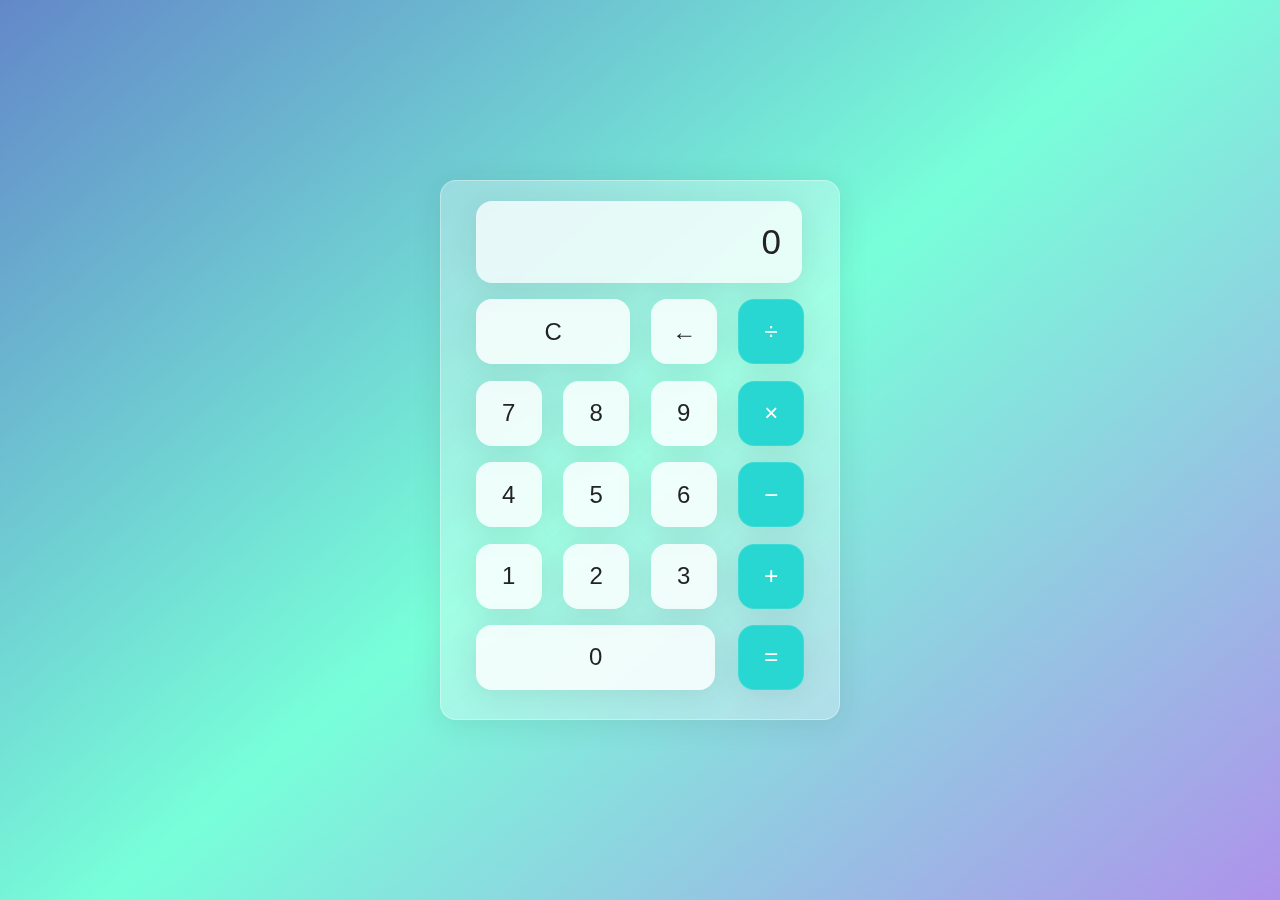
<file: Calculator App/index.html>
<!DOCTYPE html>
<html lang="en">
<head>
    <meta charset="UTF-8">
    <meta name="viewport" content="width=device-width, initial-scale=1.0">
    <link rel="stylesheet" href="styles.css">
    <title>Calculator App</Applet></title>
</head>
<body>
    <div class="wrapper">
        <section class ="screen">
            0
        </section>

        <section class = "calc-buttons">
            <div class = "calc-button-row">
                <button class = "calc-button double">
                    C
                </button>
                <button class ="calc-button">
                    &larr;
                </button>
                <button class = "calc-button">
                    &divide;
                </button>
            </div>

            <div class = "calc-button-row">
                <button class = "calc-button">
                    7
                </button>
                <button class = "calc-button">
                    8
                </button>
                <button class = "calc-button">
                    9
                </button>
                <button class = "calc-button">
                    &times;
                </button>
            </div>

            <div class = "calc-button-row">
                <button class = "calc-button">
                    4
                </button>
                <button class = "calc-button">
                    5
                </button>
                <button class = "calc-button">
                    6
                </button>
                <button class = "calc-button">
                    &minus;
                </button>
            </div>

            <div class = "calc-button-row">
                <button class = "calc-button">
                    1
                </button>
                <button class = "calc-button">
                    2
                </button>
                <button class = "calc-button">
                    3
                </button>
                <button class = "calc-button">
                    &plus;
                </button>
            </div>

            <div class = "calc-button-row">
                <button class = "calc-button triple">
                    0
                </button>
                <button class = "calc-button">
                    &equals;
                </button>
            </div>
        </section>
    </div>
    

    <script src = "script.js"></script>
</body>
</html>
</file>
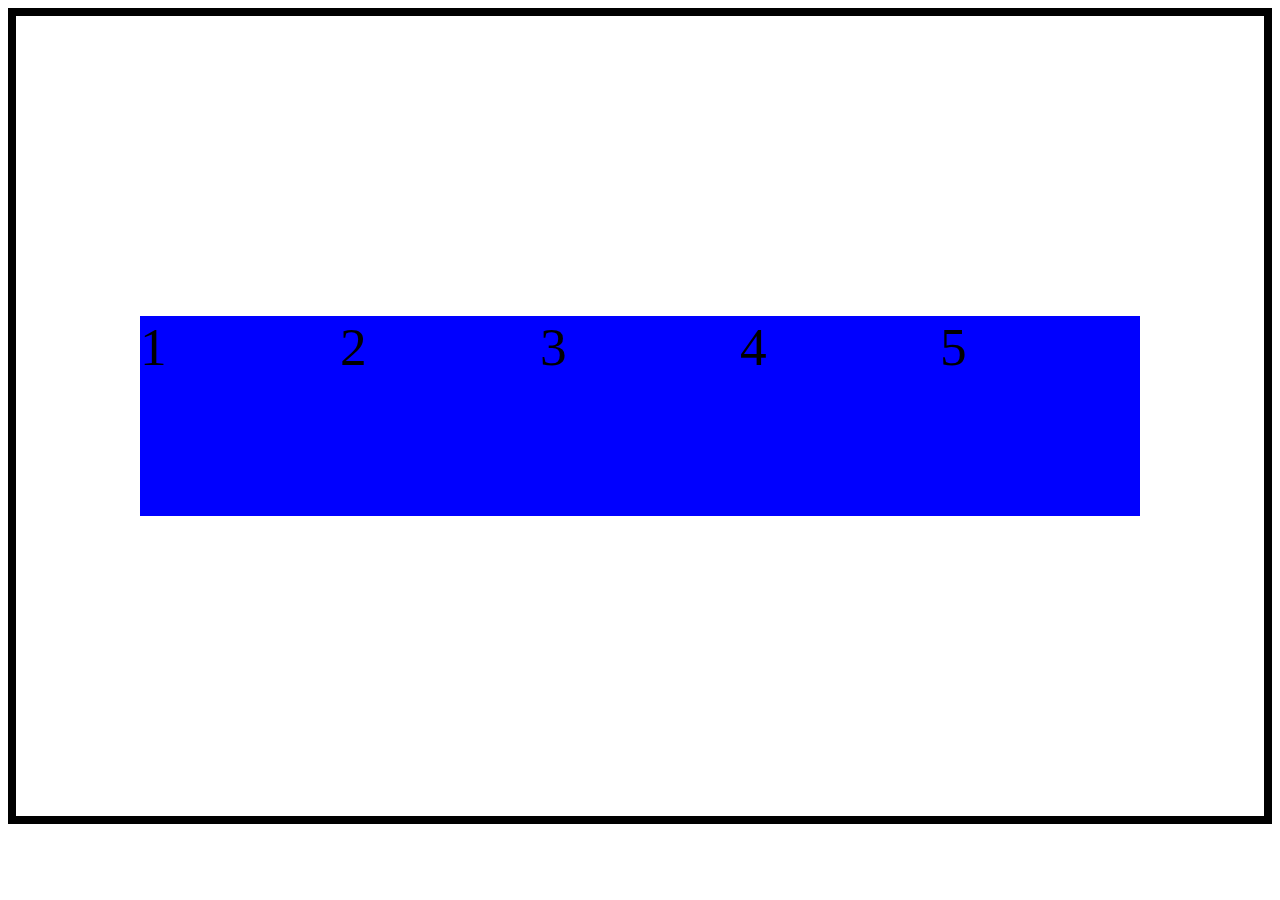
<file: flexbox practice/index.html>
<!DOCTYPE html>
<html lang="en">
<head>
    <meta charset="UTF-8">
    <meta name="viewport" content="width=device-width, initial-scale=1.0">
    <title>Flexbox & Grid</title>
    <link rel="stylesheet" href="styles.css">
</head>
<body>
    
    <div class="box">1</div>
    <div class="box">2</div>
    <div class="box">3</div>
    <div class="box">4</div>
    <div class="box">5</div>

    
</body>
</html>
</file>
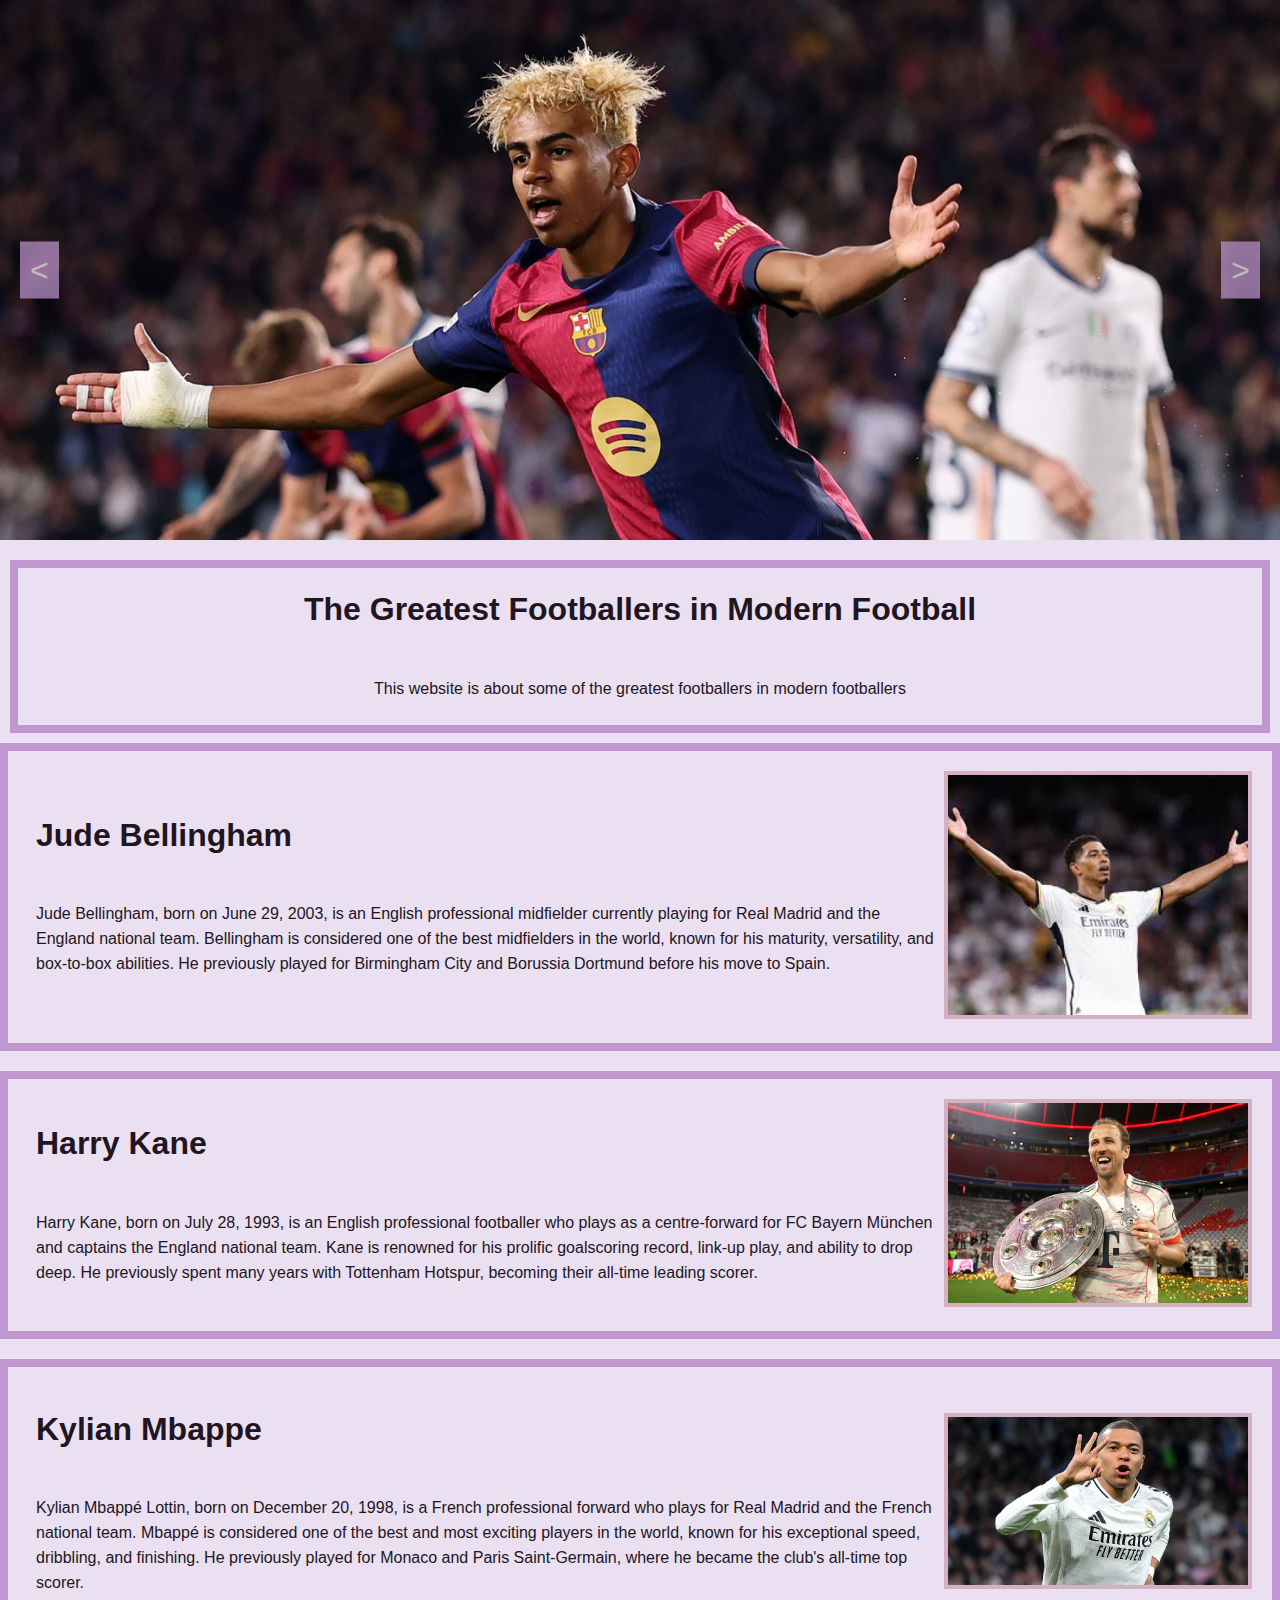
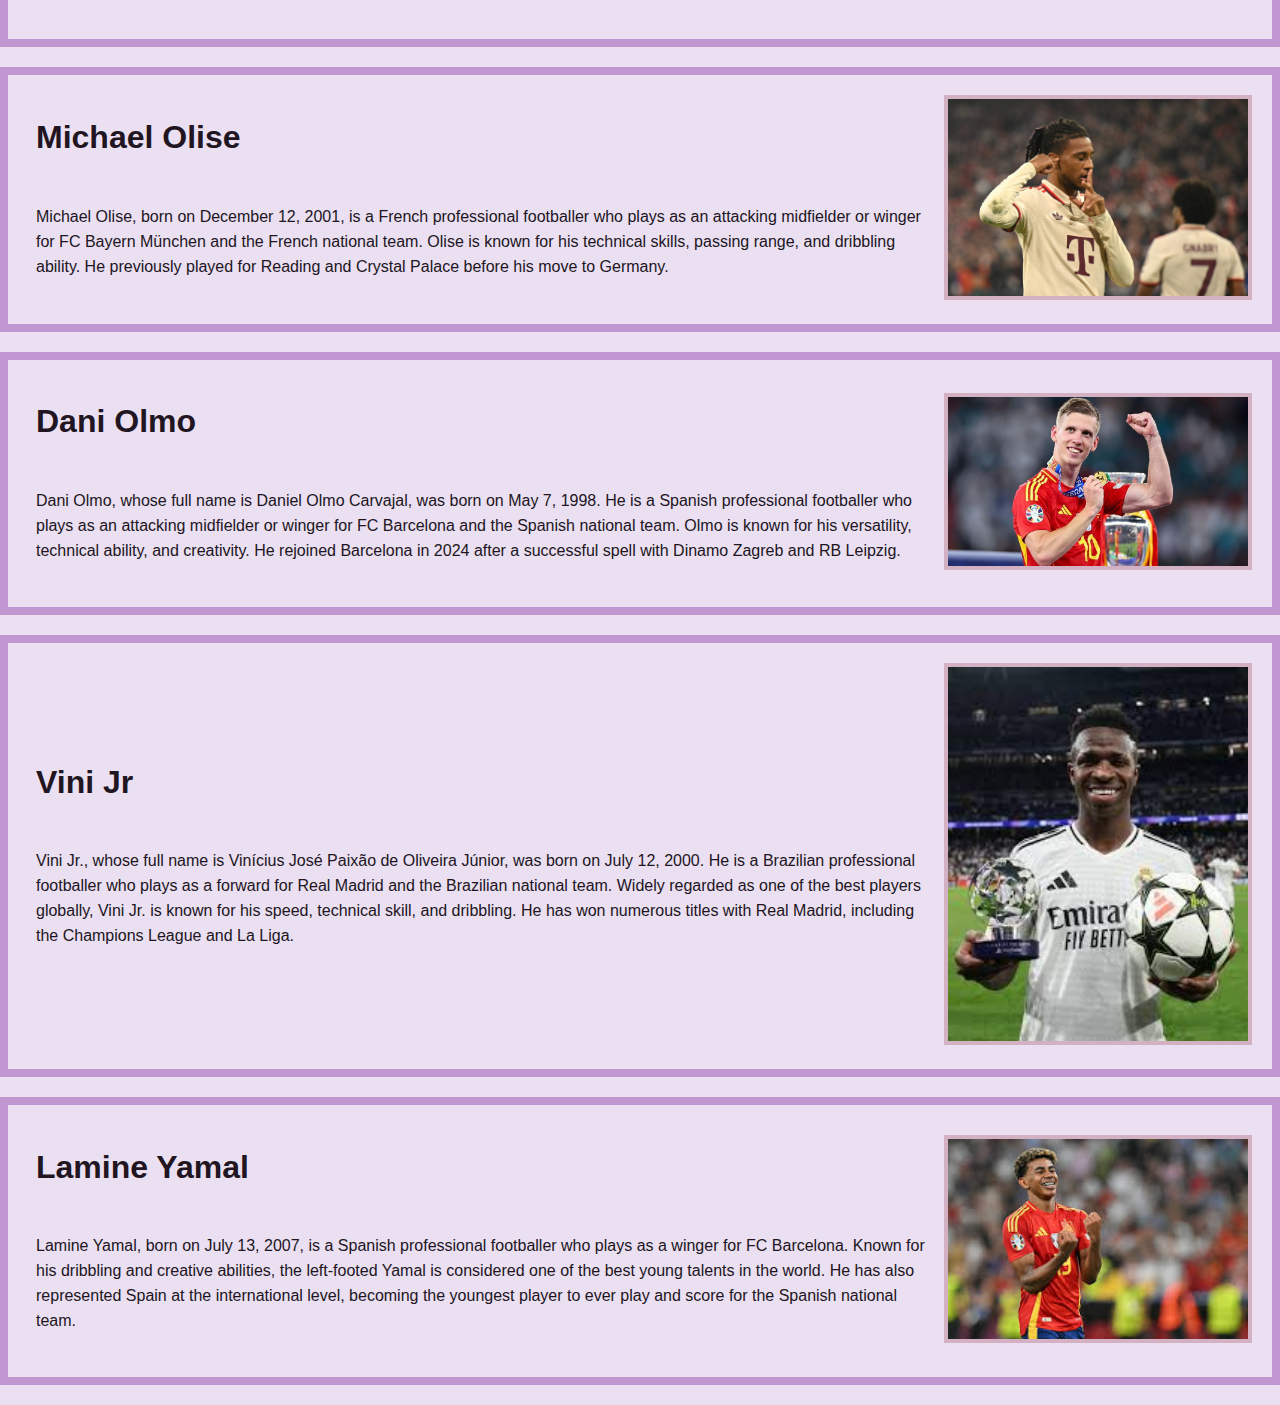
<file: Footballer Web/index.html>
<!DOCTYPE html>
<html lang="en">
<head>
    <meta charset="UTF-8">
    <meta name="viewport" content="width=device-width, initial-scale=1.0">
    <title>Home</title>
    
    <link rel="stylesheet" href="styles.css">
</head>

<body>
    <div class="hero-carousel">
        <div class = "carousel"> 
            <button class="prevbutton">&lt;</button>
            <div class="carousel-images">
                <img src = "images/yamal2.jpg" alt =""> <img src ="images/jude2.jpg" alt="">
                <img src = "images/kane.jpg" alt ="">
                <img src = "images/mbappe.jpg" alt ="">
                <img src = "images/olise.jpg" alt ="">
                <img src = "images/olmo.jpg" alt ="">
                <img src = "images/vini2.jpeg" alt ="">
                <img src = "images/yamal2.jpg" alt = "">
                <img src ="images/jude2.jpg" alt="">
            </div>
            <button class="nextbutton">&gt;</button>
        </div>
    </div>

    <div class="main-content">
        <h1>The Greatest Footballers in Modern Football</h1>
         <div class = "desc"> 
        <p> This website is about some of the greatest footballers in modern footballers </p>
        </div>
    </div>

    <div class="section-1 player-section">
        <div class="s1-lcontent player-info">
            <h1>Jude Bellingham</h1>
            <p>Jude Bellingham, born on June 29, 2003, is an English professional midfielder currently playing for Real Madrid and the England national team. Bellingham is considered one of the best midfielders in the world, known for his maturity, versatility, and box-to-box abilities. He previously played for Birmingham City and Borussia Dortmund before his move to Spain.</p>
        </div>
        <div class="s1-rcontent player-image">
            <img src="images/jude.jpeg" alt="">
        </div>
    </div>

    <div class="section-2 player-section">
        <div class="s2-lcontent player-info">
            <h1>Harry Kane</h1>
            <p>Harry Kane, born on July 28, 1993, is an English professional footballer who plays as a centre-forward for FC Bayern München and captains the England national team. Kane is renowned for his prolific goalscoring record, link-up play, and ability to drop deep. He previously spent many years with Tottenham Hotspur, becoming their all-time leading scorer.</p>
        </div>
        <div class="s2-rcontent player-image">
            <img src="images/kane.jpg" alt="">
        </div>
    </div>

    <div class="section-3 player-section">
        <div class="s3-lcontent player-info">
            <h1>Kylian Mbappe</h1>
            <p>Kylian Mbappé Lottin, born on December 20, 1998, is a French professional forward who plays for Real Madrid and the French national team. Mbappé is considered one of the best and most exciting players in the world, known for his exceptional speed, dribbling, and finishing. He previously played for Monaco and Paris Saint-Germain, where he became the club's all-time top scorer.</p>
        </div>
        <div class="s3-rcontent player-image">
            <img src="images/mbappe.jpg" alt="">
        </div>
    </div>

    <div class="section-4 player-section">
        <div class="s4-lcontent player-info">
            <h1>Michael Olise</h1>
            <p>Michael Olise, born on December 12, 2001, is a French professional footballer who plays as an attacking midfielder or winger for FC Bayern München and the French national team. Olise is known for his technical skills, passing range, and dribbling ability. He previously played for Reading and Crystal Palace before his move to Germany.</p>
        </div>
        <div class="s4-rcontent player-image">
            <img src="images/olise.jpg" alt="">
        </div>
    </div>


    <div class="section-5 player-section">
        <div class="s5-lcontent player-info">
            <h1>Dani Olmo</h1>
            <p>Dani Olmo, whose full name is Daniel Olmo Carvajal, was born on May 7, 1998. He is a Spanish professional footballer who plays as an attacking midfielder or winger for FC Barcelona and the Spanish national team. Olmo is known for his versatility, technical ability, and creativity. He rejoined Barcelona in 2024 after a successful spell with Dinamo Zagreb and RB Leipzig.</p>
        </div>
        <div class="s5-rcontent player-image">
            <img src="images/olmo.jpg" alt="">
        </div>
    </div>

    <div class="section-6 player-section">
        <div class="s6-lcontent player-info">
            <h1>Vini Jr</h1>
            <p>Vini Jr., whose full name is Vinícius José Paixão de Oliveira Júnior, was born on July 12, 2000. He is a Brazilian professional footballer who plays as a forward for Real Madrid and the Brazilian national team. Widely regarded as one of the best players globally, Vini Jr. is known for his speed, technical skill, and dribbling. He has won numerous titles with Real Madrid, including the Champions League and La Liga.</p>
        </div>
        <div class="s6-rcontent player-image">
            <img src="images/vini.jpeg" alt="">
        </div>
    </div>

    <div class="section-7 player-section">
        <div class="s7-lcontent player-info">
            <h1>Lamine Yamal</h1>
            <p>Lamine Yamal, born on July 13, 2007, is a Spanish professional footballer who plays as a winger for FC Barcelona. Known for his dribbling and creative abilities, the left-footed Yamal is considered one of the best young talents in the world. He has also represented Spain at the international level, becoming the youngest player to ever play and score for the Spanish national team.</p>
        </div>
        <div class="s7-rcontent player-image">
            <img src="images/yamal.jpeg" alt="">
        </div>
    </div>
   

    <script src = "scripts.js"></script>
    
</body>
</html>
</file>
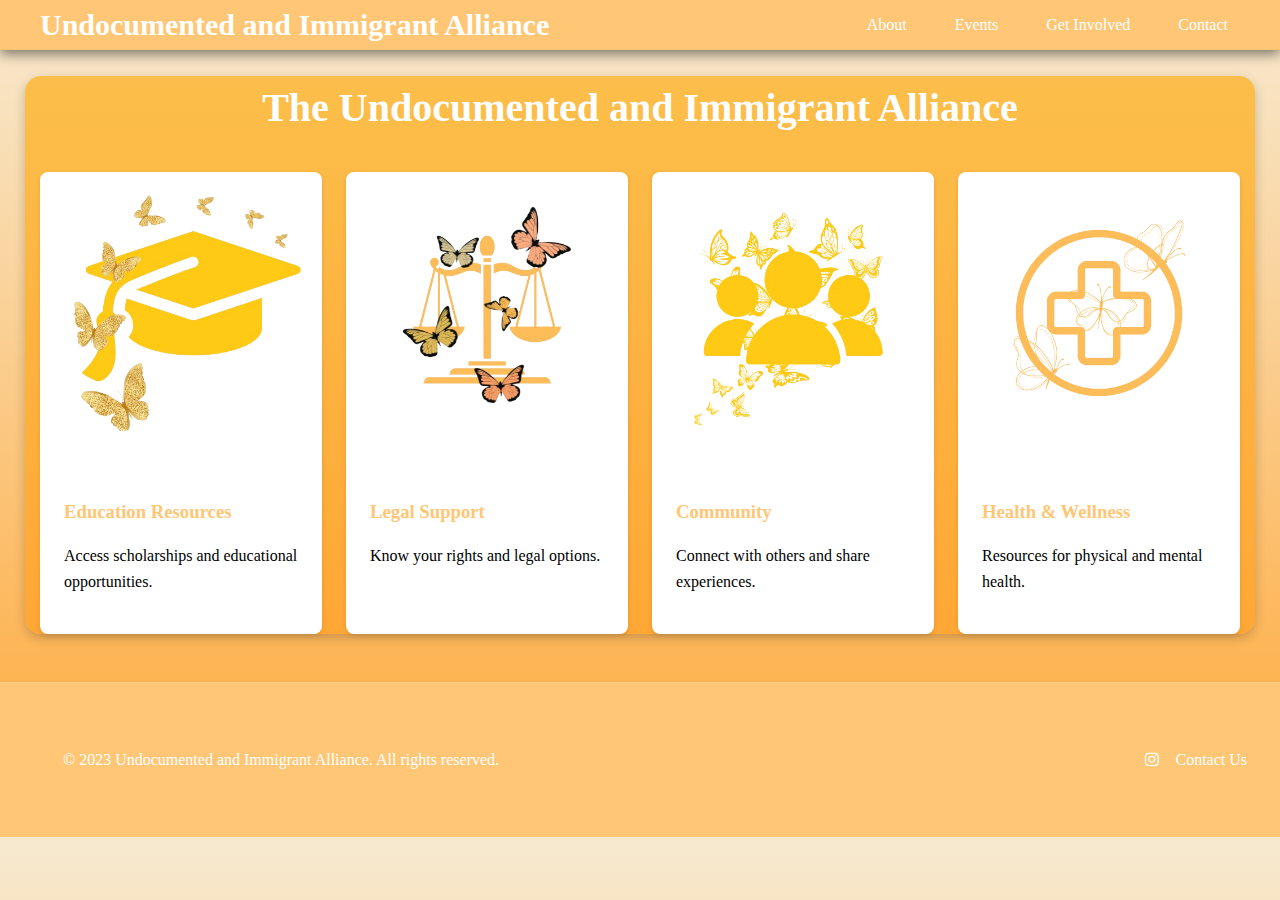
<file: UIA/index.html>
<!DOCTYPE html>
<html lang="en">
<head>
    <meta charset="UTF-8">
    <meta name="viewport" content="width=device-width, initial-scale=1.0">
    <title>UIA</title>
    <link rel="stylesheet" href="styles.css">
    <link rel="stylesheet" href="https://cdnjs.cloudflare.com/ajax/libs/font-awesome/4.7.0/css/font-awesome.min.css">
    
</head>
<body>
    <!-- Header Section -->
    <header>
        <div class="container">
            <a href="index.html" class="Logo">Undocumented and Immigrant Alliance</a>
            <nav>
                <a href="about.html">About</a>
                <a href="events.html">Events</a>
                <a href="getInvolved.html">Get Involved</a>
                <a href="contact.html">Contact</a>
            </nav>
        </div>
    </header>

    <!-- Main Content -->
    <main class="container">
        <h1>The Undocumented and Immigrant Alliance</h1>
        
        <!-- Topic Grid -->
        <div class="topic-grid">
            <!-- Grid Items -->
            <div class="topic-card" data-link="education.html">
                <img src="images/education.png" alt="">
                <div class="topic-content">
                    <h3>Education Resources</h3>
                    <p>Access scholarships and educational opportunities.</p>
                </div>
            </div>

            <div class="topic-card" data-link="legal.html">
                <img src="images/legal.png" alt="">
                <div class="topic-content">
                    <h3>Legal Support</h3>
                    <p>Know your rights and legal options.</p>
                </div>
            </div>

            <div class="topic-card" data-link="community.html">
                <img src="images/community.png" alt="">
                <div class="topic-content">
                    <h3>Community</h3>
                    <p>Connect with others and share experiences.</p>
                </div>
            </div>

            <div class="topic-card" data-link="health.html">
                <img src="images/health.png" alt="">
                <div class="topic-content">
                    <h3>Health & Wellness</h3>
                    <p>Resources for physical and mental health.</p>
                </div>
            </div>
        </div>
    </main>

    <!-- Footer -->
    <footer>
        <div class="container footer-content">
            <p>&copy; 2023 Undocumented and Immigrant Alliance. All rights reserved.</p>
            <div class="footer-links">
                <a href="https://www.instagram.com/uia_du/"><i class="fa fa-instagram"></i></a>
                <a href="contact.html">Contact Us</a>
            </div>
        </div>
    </footer>
    <script src="scripts.js"></script>
</body>
</html>
</file>
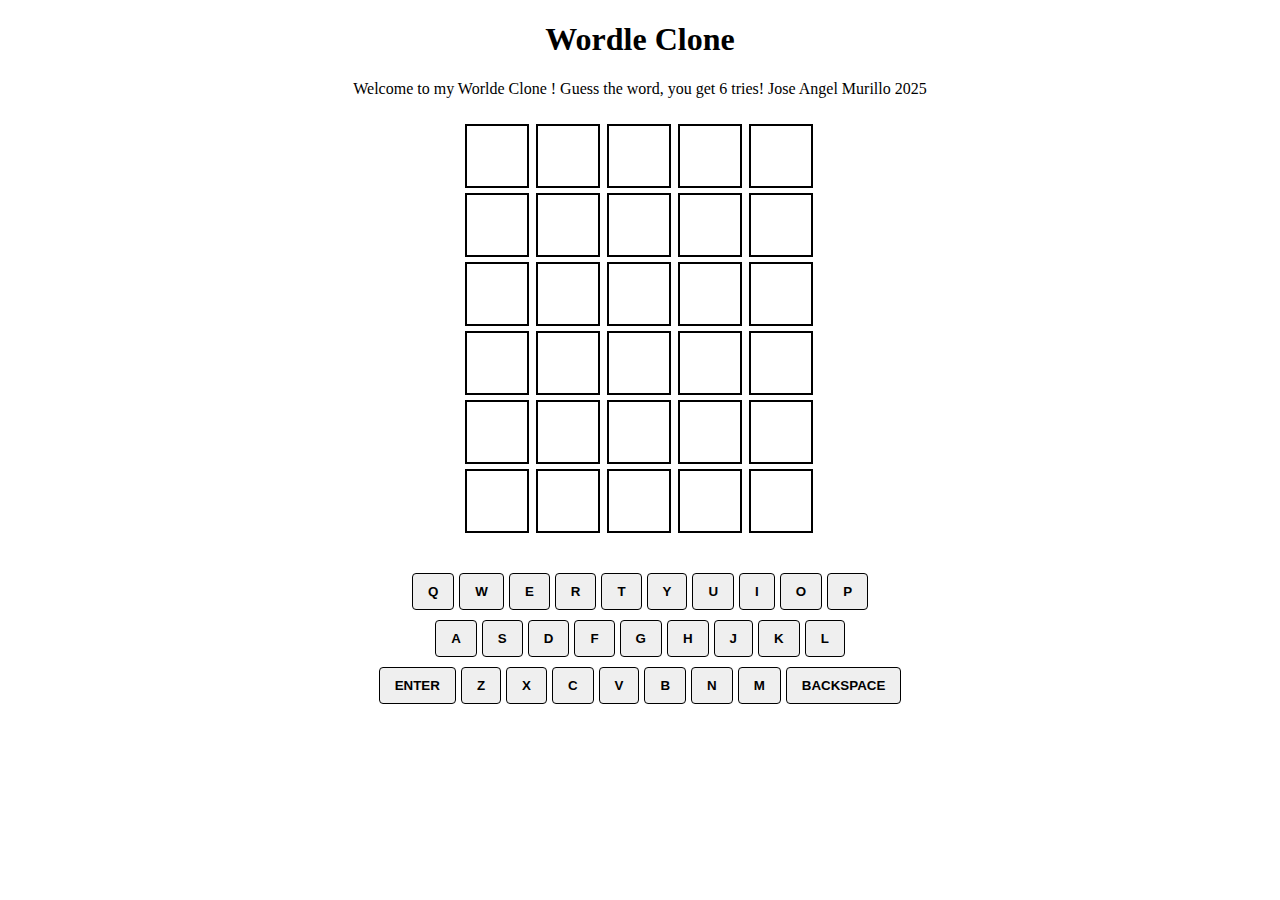
<file: Wordle/index.html>
<!DOCTYPE html>
<html lang="en">
<head>
    <meta charset="UTF-8">
    <meta name="viewport" content="width=device-width, initial-scale=1.0">
    <title>Wordle Clone</title>
    <link rel="stylesheet" href="styles.css">
    <script src="words.js" defer></script>
    <script src ="scripts.js" defer></script>
</head>
<body>
    <header>
        <h1>Wordle Clone</h1>
        <p>Welcome to my Worlde Clone ! Guess the word, you get 6 tries! Jose Angel Murillo 2025</p>
    </header>
    <main>
        <section id="game-board">
            <div class="row">
                <div class="tile" data-state="empty"></div>
                <div class="tile" data-state="empty"></div>
                <div class="tile" data-state="empty"></div>
                <div class="tile" data-state="empty"></div>
                <div class="tile" data-state="empty"></div>
            </div>
        </section>
        <section id="game-keyboard">
            <div id="keyboard"></div>
        </section>
    </main>
    
</body>
</html>
</file>
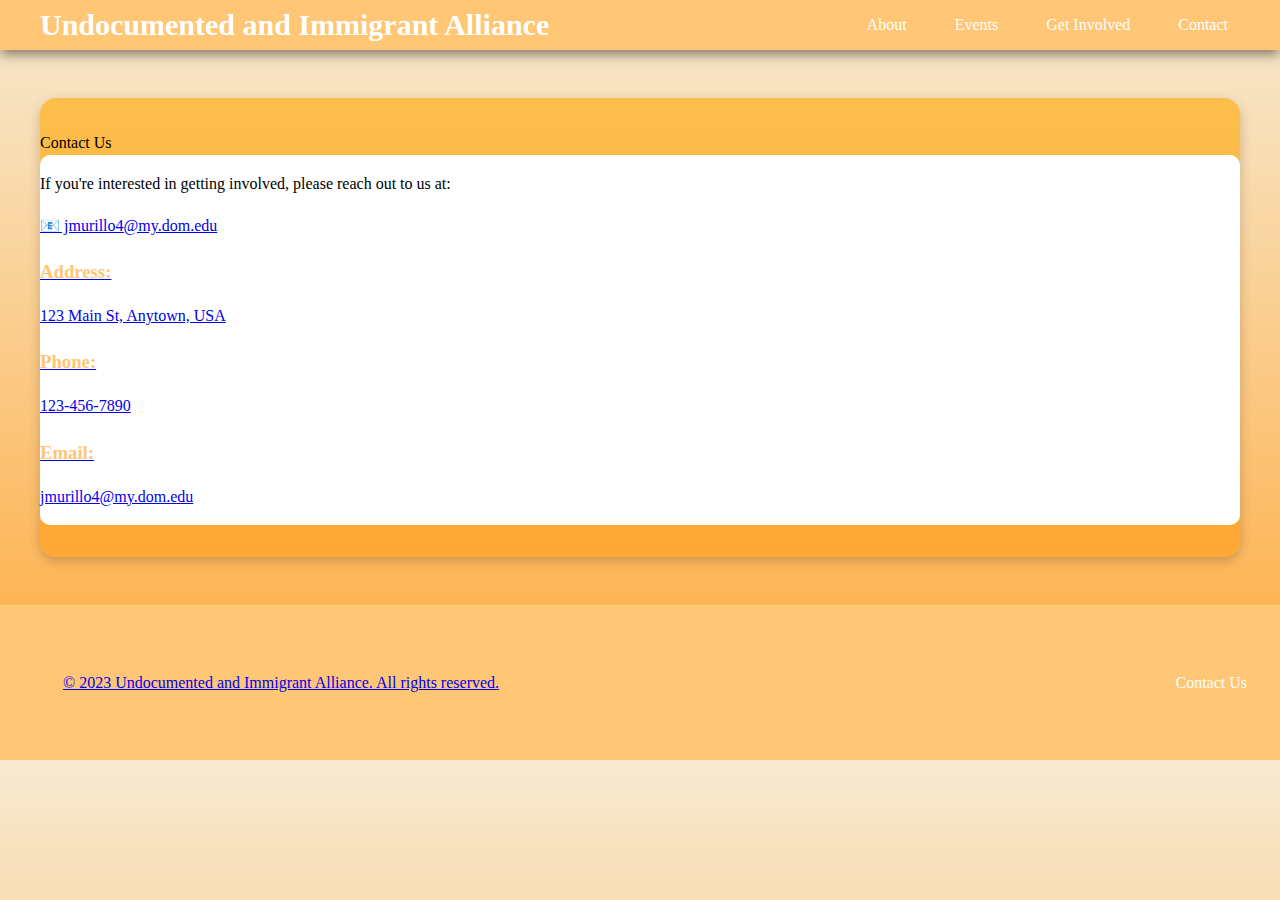
<file: UIA/contact.html>
<!DOCTYPE html>
<html lang="en">
<head>
    <meta charset="UTF-8">
    <meta name="viewport" content="width=device-width, initial-scale=1.0">
    <link rel="stylesheet" href="styles.css">
    <title>Contact Us</title>
</head>
<body>
    <header>
        <div class="container">
            <a href="index.html" class="Logo">Undocumented and Immigrant Alliance</a>
            <nav>
                <a href="about.html">About</a>
                <a href="events.html">Events</a>
                <a href="getInvolved.html">Get Involved</a>
                <a href="contact.html">Contact</a>
            </nav>
        </div>
    </header>
    <main>
        <h1?>Contact Us</h1>
        <div class="contact-info">
            <p>If you're interested in getting involved, please reach out to us at:</p>
            <a href="mailto: jmurillo4@my.dom.edu" class ="email-link">
            <span class="email-icon">📧</span> jmurillo4@my.dom.edu
            <h3>Address:</h3>
            <p>123 Main St, Anytown, USA</p>
            <h3>Phone:</h3>
            <p>123-456-7890</p>
            <h3>Email:</h3>
            <p>jmurillo4@my.dom.edu</p>
        </div>  <!-- Contact Info -->
    </main>
    <footer>
        <div class="container footer-content">
            <p>&copy; 2023 Undocumented and Immigrant Alliance. All rights reserved.</p>
            <div class="footer-links">
                <a href="https://www.instagram.com/uia_du/"><i class="fa fa-instagram"></i></a>
                <a href="contact.html">Contact Us</a>
            </div>
        </div>
    </footer>
    <script src="scripts.js"></script>
</body>
</html>
</file>
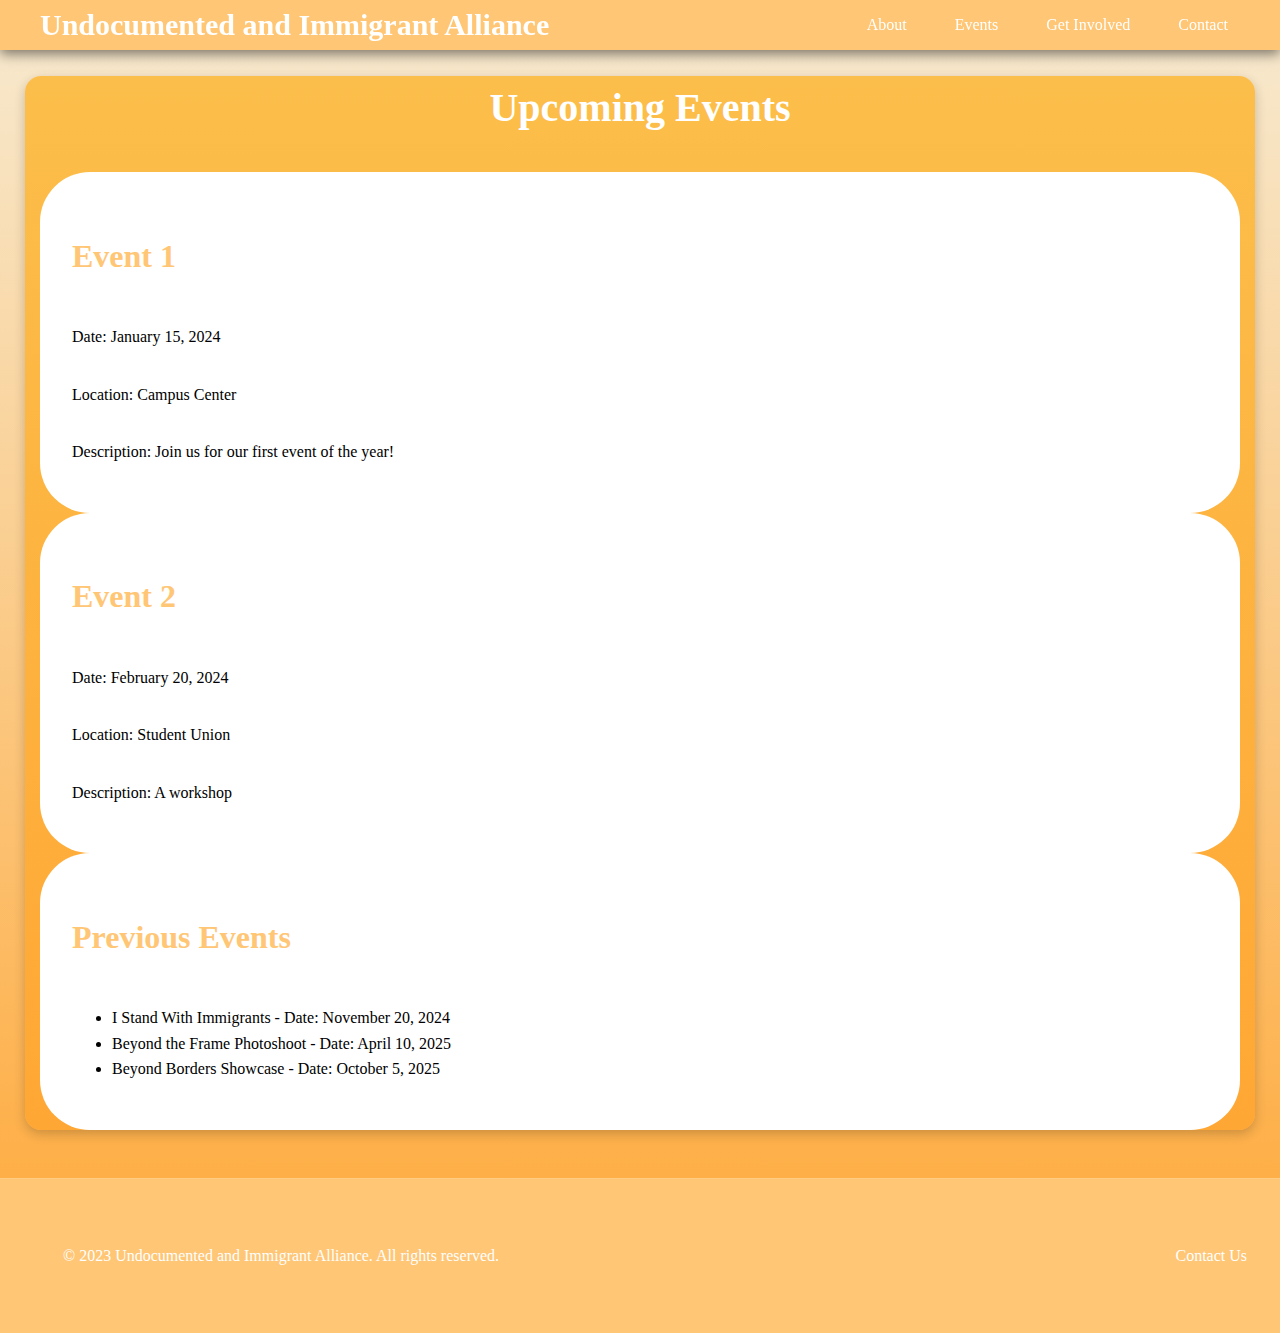
<file: UIA/events.html>
<!DOCTYPE html>
<html lang="en">
<head>
    <meta charset="UTF-8">
    <meta name="viewport" content="width=device-width, initial-scale=1.0">
    <title>Events</title>
    <link rel="stylesheet" href="styles.css">
</head>
<body>
    <header>
        <div class ="container">
            <a href="index.html" class="Logo">Undocumented and Immigrant Alliance</a>
            <nav>
                <a href="about.html">About</a>
                <a href="events.html">Events</a>
                <a href="getInvolved.html">Get Involved</a>
                <a href="contact.html">Contact</a>
            </nav>
        </div>
    </header>

    <!---Main Content--->
        <main class = "container">
            <h1>Upcoming Events</h1>
            <div class = "event-grid">
                <div class = "event-card">
                    <h2>Event 1</h2>
                    <p>Date: January 15, 2024</p>
                    <p>Location: Campus Center</p>
                    <p>Description: Join us for our first event of the year!</p>
                </div>
                <div class = "event-card">
                    <h2>Event 2</h2>
                    <p>Date: February 20, 2024</p>
                    <p>Location: Student Union</p>
                    <p>Description: A workshop</p>
                </div>
            </div>
            <div class = "previous-events">
                <h2>Previous Events</h2>
                <ul>
                    <li>I Stand With Immigrants - Date: November 20, 2024</li>
                    <li>Beyond the Frame Photoshoot - Date: April 10, 2025</li>
                    <li>Beyond Borders Showcase - Date: October 5, 2025</li>
                </ul>
            </div>


        </main>

        <footer>
            <div class="container footer-content">
                <p>&copy; 2023 Undocumented and Immigrant Alliance. All rights reserved.</p>
                <div class="footer-links">
                    <a href="https://www.instagram.com/uia_du/"><i class="fa fa-instagram"></i></a>
                    <a href="contact.html">Contact Us</a>
                </div>
            </div>
        </footer>
        <script src="scripts.js"></script>
     
</body>
</html>
</file>
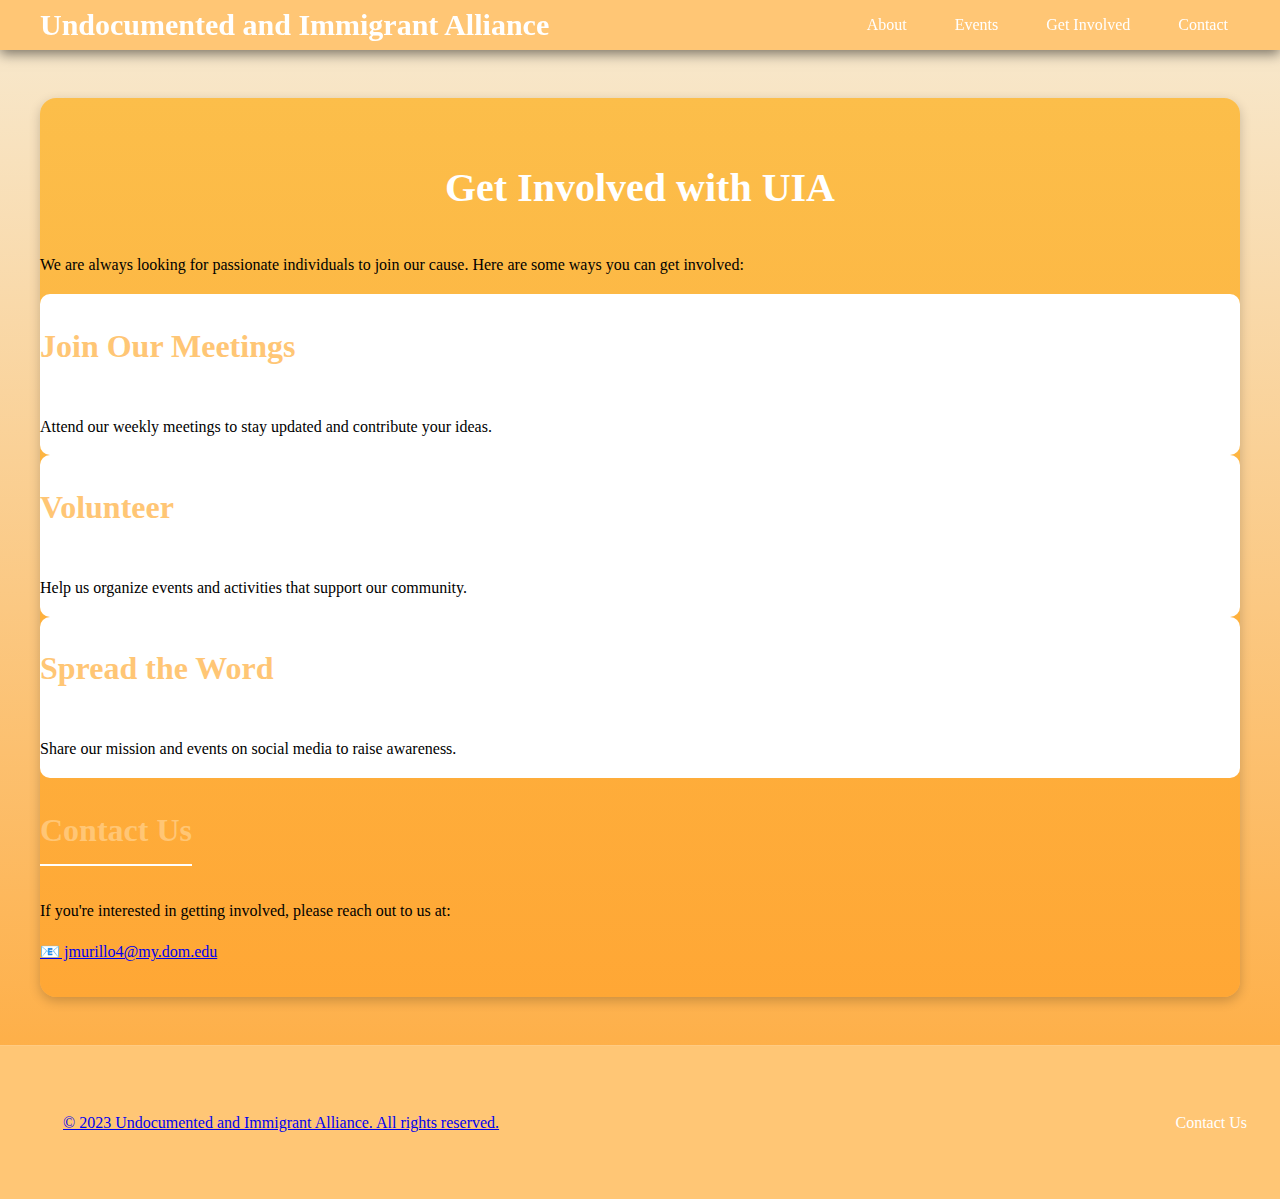
<file: UIA/getInvolved.html>
<!DOCTYPE html>
<html lang="en">
<head>
    <meta charset="UTF-8">
    <meta name="viewport" content="width=device-width, initial-scale=1.0">
    <title>Get Involved</title>
    <link rel="stylesheet" href="styles.css">
</head>
<body>
    <header>
        <div class="container">
            <a href="index.html" class="Logo">Undocumented and Immigrant Alliance</a>
            <nav>
                <a href="about.html">About</a>
                <a href="events.html">Events</a>
                <a href="getInvolved.html">Get Involved</a>
                <a href="contact.html">Contact</a>
            </nav>
        </div>
    </header>

    <!-- Main Content -->

    <main>
        <h1>Get Involved with UIA</h1>
        <p>We are always looking for passionate individuals to join our cause. Here are some ways you can get involved:</p>

        <div class="involvement-options">
            <div class="option-card">
                <h2>Join Our Meetings</h2>
                <p>Attend our weekly meetings to stay updated and contribute your ideas.</p>
            </div>
            <div class="option-card">
                <h2>Volunteer</h2>
                <p>Help us organize events and activities that support our community.</p>
            </div>
            <div class="option-card">
                <h2>Spread the Word</h2>
                <p>Share our mission and events on social media to raise awareness.</p>
            </div>
        </div>

        <h2>Contact Us</h2>
        <p>If you're interested in getting involved, please reach out to us at:</p>
        <a href="mailto: jmurillo4@my.dom.edu" class ="email-link">
        <span class="email-icon">📧</span> jmurillo4@my.dom.edu


    </main>

    <footer>
        <div class="container footer-content">
            <p>&copy; 2023 Undocumented and Immigrant Alliance. All rights reserved.</p>
            <div class="footer-links">
                <a href="https://www.instagram.com/uia_du/"><i class="fa fa-instagram"></i></a>
                <a href="contact.html">Contact Us</a>
            </div>
        </div>
    </footer>
    <script src="scripts.js"></script>

    
</body>
</html>
</file>
<file: Calculator App/styles.css>
html{
    box-sizing: border-box;
    height: 100%;
}

*,
*::before,
*::after {
    box-sizing: inherit;
    margin: 0;
    padding: 0;
}

body{
    align-items: center;
    background: linear-gradient(320deg, #ae92eb, #78ffd9, #6388c9);
    display: flex;
    font-family: 'Dosis', sans-serif;
    font-display: swap;
    height:inherit;
    justify-content: center;
}

.wrapper{
    backdrop-filter: blur(5.5px);
    -webkit-backdrop-filter: blur(5.5px);
    border-radius: 16px;
    box-shadow: 0 4px 30px rgba(35, 35, 35, 0.1);
    color: #232323;
    backdrop-filter: blur(4px);
    -webkit-backdrop-filter: blur(4px);
    background: rgba(255, 255, 255, 0.30);
    border: 1px solid rgba(255, 255, 255, 0.34);
    flex-basis: 400px;
    height: 540px;
    padding: 20px 35px;
}

.screen{
    back-drop-filter: blur(5.5px);
    -webkit-backdrop-filter: blur(5.5px);
    background: rgba(255, 255, 255, 0.75);
    border: 1px solid rgba(255, 255, 255, 0.01);
    border-radius: 16px;
    box-shadow: 0 4px 30px rgba(35, 35, 35, 0.1);
    color: #232323;
    font-size: 35px;
    overflow: auto;
    padding: 20px;
    text-align: right;
    width: 326px;
}

.calc-button-row{
   display: flex;
   justify-content: space-between;
   margin: 5% 0;
}

.calc-button{
   backdrop-filter: blur(5.5px);
    -webkit-backdrop-filter: blur(5.5px);
     background: rgba(255, 255, 255, 0.75);
     border: 1px solid rgba(255, 255, 255, 0.1);
     border-radius: 16px;
     box-shadow: 0 4px 30px rgba(35, 35, 35, 0.1);
     color: #232323;
     flex-basis: 20%;
     font-family: inherit;
     font-size: 24px;
     height: 65px;     
}

.calc-button:last-child{
    backdrop-filter: blur(5.5px);
    -webkit-backdrop-filter: blur(5.5px);
     background: rgba(255, 255, 255, 0.75);
     border: 1px solid rgba(255, 255, 255, 0.1);
     border-radius: 16px;
     box-shadow: 0 4px 30px rgba(35, 35, 35, 0.1);
     color: #fff;
     background: #28d7d1;
}

.calc-button:last-child:hover{
    background-color: inherit;
    color: inherit;
}

.calc-button:hover{
    background-color: inherit;
}

.calc-button:active{
    background-color: #ffef78;
}

.double{
    flex-basis: 47%;
}

.triple{
    flex-basis: 73%;
}
</file>
<file: flexbox practice/styles.css>
body{
    min-height: 800px;
    border: 8px solid black; 
    display: flex;
    justify-content: center;
    align-items: center;
}

.box{
    background-color:blue;
    width: 200px;
    height: 200px;
    font-size: 40pt;
    

}
</file>
<file: Footballer Web/styles.css>
:root{
    --lavender: #C197D2;
    --muave: #D3B1C2;
    --black: #211522;
    --white: #ebe0f2;    
    
}

body{
    background-color: var(--white);
    margin:0;
    padding:0;
    
}
.main-content{
    border: 8px solid var(--lavender);
    display:flex;
    align-items: center;
    justify-content:space-evenly;
    min-height:auto;
    flex-direction: column;
    margin: 10px;
}

.desc{
    display:flex;
    align-items:center;
    justify-content:center;
    width: auto;
    height: auto;
}

.player-section{
    display: flex;
    border: 8px solid var(--lavender);
    flex-direction: row;
    justify-content: space-between;
    align-items: center;
    padding: 20px;
    margin-bottom: 20px;

}
.player-info{
    display: flex;
    flex-direction: column;
    align-items: flex-start;
}

.player-image img{
    width: 300px;
    height: auto;
    object-fit: cover;
    border: 4px solid #D3B1C2;
}

.hero-carousel{
    width: 100%;
    height:60vh;
    display:flex;
    justify-content: center;
    align-items:center;
    overflow:hidden;
    margin-bottom:20px;
}

.hero-carousel .carousel{
   width: 100%;
   height: 100%;
   overflow: hidden;
   position: relative;
}

.hero-carousel .carousel-images{
    display:flex;
    transition: transform 0.3s ease-in-out;
    will-change: transform;
    width: 100%
}

.hero-carousel .carousel-images img{
    height: 100%;
    width: 100%;
    object-fit: cover;
    flex-shrink: 0;
    min-width: 100%;
}

.hero-carousel .carousel-images img:last-child{
    margin-right: 0;
}


.hero-carousel .prevbutton, 
.hero-carousel .nextbutton{
    background: none;
    border: none;
    font-size: 2em;
    cursor: pointer;
    position: absolute;
    top: 50%;
    transform: translateY(-50%);
    padding: 10px;
    z-index: 10;
    color: white;
    opacity: 0.7;
    transition: opacity 0.2s ease-in-out;
    background-color: var(--lavender);
}

.hero-carousel .prevbutton:hover,
.hero-carousel .nextbutton:hover{
    opacity: 1;
}

 .hero-carousel .prevbutton{
    left:20px;
}

.hero-carousel .nextbutton{
    right: 20px;
}

h1{
    padding: 8px;
    line-height: 25px;
    color: var(--black);
    font-family: 'Oswald', sans-serif;
    font-weight: 0;
    font-style: normal;
    font-optical-sizing: auto;
}

p{
    padding: 8px;
    line-height: 25px;
    color: var(--black);
    font-family: 'Oswald', sans-serif;
    font-weight: 100;
    font-style: normal;
    font-optical-sizing: auto;
}
</file>
<file: UIA/styles.css>
/* Base Styles */
:root {
    --wheat: #F4D6B7;
    --chalet-green: #ffc675;
    --cinnabar: #ffab02e9;
    --fuel-yellow: #ffffff;
    --white: #FFFFFF;
    --black: #000000;
}

body {
    font-family:'Times New Roman', Times, serif;
    margin: 0;
    padding: 0;
    background: linear-gradient(to bottom, rgb(247, 234, 209), #ffa735);
    background-color: var(--wheat);
    color: var(--black);
    line-height: 1.6;
}

.container  {
    width: 100%;
    max-width: 1200px;
    margin: 0 auto;
    padding: 0 15px;
}

/* Header Styles */
header {
    position: sticky;
    top: 0;
    background-color: var(--chalet-green);
    color: var(--white);
    padding: 0rem 0;
    box-shadow: 0 4px 12px rgba(0,0,0,0.5);
    display: flex;
    justify-content: space-between;
    align-items: center;
    
}

header .container {
    display: flex;
    justify-content: space-between;
    align-items: center;
}

.Logo {
    font-size: 30px;
    font-weight: bold;
    color: var(--white);
    text-decoration: none;
    
}

nav {
    display: flex;
    gap: 1.5rem;
    align-items: center;
}

nav a {
    color: var(--white);
    text-decoration: none;
    padding: 12px;
    border-radius: 8px;
    font-size: 1rem;
    transition: background-color 0.3s, color 0.3s;
}

nav a:hover {
    color: var(--fuel-yellow);
    border-bottom: 2px solid var(--fuel-yellow);
}


/* Main Content Styles */
main {
    margin: 48px auto;
    padding: 48px;
    padding: 2rem 0;
    max-width: 1200px;
    background: linear-gradient(to bottom, rgb(252, 190, 74), #ffa735);
    box-shadow: 0 4px 12px rgba(0, 0, 0, 0.2);
    border-radius: 16px;
    transition: margin 1s ease-in-out;
}

h1, h2, h3, h4, h5, h6 {
    margin-bottom: 1rem;
    color: var(--chalet-green);
}

h1 {
    font-size: 2.5rem;
    text-align: center;
    color: var(--white);
    margin-bottom: 2rem;
}

h2 {
    font-size: 2rem;
    border-bottom: 2px solid var(--fuel-yellow);
    display: inline-block;
    padding-bottom: 0.5rem;
}

.section-title {
    font-size: 1.75rem;
    margin: 2rem 0 1rem;
    text-align: center;
    color: var(--chalet-green);
}

/* Topic Grid */
.topic-grid {
    display: grid;
    grid-template-columns: repeat(auto-fit, minmax(250px, 1fr));
    gap: 1.5rem;
    margin: 2rem 0;
}

.topic-card {
    background-color: var(--white);
    border-radius: 8px;
    overflow: hidden;
    box-shadow: 0 2px 5px rgba(0,0,0,0.1);
    transition: transform 0.3s ease;
    display: block;
    text-decoration: none;
    color: inherit;
    cursor: pointer;
}

.topic-card:hover {
    transform: translateY(-5px);
}

.topic-card img {
    width: 100%;
    height: auto;
    display:flex;
}

.topic-content {
    padding: 1.5rem;
}

.topic-content h3 {
    color: var(--chalet-green);
    margin-bottom: 0.5rem;
}

/* See All Link */
.see-all {
    text-align: center;
    margin: 2rem 0;
}

.see-all a {
    color: var(--cinnabar);
    text-decoration: none;
    font-weight: bold;
    transition: color 0.3s ease;
}

.see-all a:hover {
    color: var(--fuel-yellow);
}

/* Footer */
footer {
    background-color: var(--chalet-green);
    color: var(--white);
    padding: 48px;
    text-align: center;
    margin-top: 48px;
    border-top: 1px solid rgba(255, 255, 255, 0.1);
}

.footer-content {
    display: flex;
    justify-content: space-between;
    align-items: center;
}

.footer-links {
    display: flex;
    gap: 1rem;
}

.footer-links a {
    color: var(--white);
    text-decoration: none;
    transition: color 0.3s ease;
}

.footer-links a:hover {
    color: var(--fuel-yellow);
}

/* Responsive Design */
@media (max-width: 768px) {
    header .container {
        flex-direction: column;
    }

    .Logo {
        margin-bottom: 1rem;
    }

    nav {
        width: 100%;
        justify-content: center;
        flex-wrap: wrap;
    }

    h1 {
        font-size: 2rem;
    }
}

@media (max-width: 480px) {
    .resources {
        grid-template-columns: 1fr;
    }

    .topic-grid {
        grid-template-columns: 1fr;
    }
}
/* Dropdown container */
.intro-grid {
    display: grid;
    grid-template-columns: 1fr;
    gap: 2rem;
    max-width: 1200px;
    margin: 0 auto;
    padding: 2rem;
}

.intro-card,
.board-card,
.members-card{
    position: static;
    background-color: var(--white);
    border-radius: 8px;
    padding: 2rem;
    box-shadow: 0 4px 6px rgba(0, 0, 0, 0.1);
}

.board-card img{
    width: 100%;
    max-width: 800px;
    height: auto;
    border-radius: 15px;
    margin: 0rem auto;
    box-shadow: 0 2px 4px rgba(0, 0, 0, 0.1);
    transition: transform 0.3s ease;
    position:static;
    margin-top: 20px;
    margin-left: 120px;
    justify-content: right;
}

.board-card h2{
    margin-bottom: 1rem;
    font-size: 38px;
    text-align: center;
    margin-top: 20px;
    margin-left: 200px;
}

.board-card p{
    font-size: 18px;
    font-family:'Times New Roman', Times, serif;
    margin:10px;
}


.members-card{
    display: grid;
    justify-content: center;
}


.members-card p{
    font-size: 18px;
    font-family:'Times New Roman', Times, serif;
    margin-left:100px;
    margin-right: 100px;
}

.members-card img{
    width: 800px;
    height: auto;
    justify-content:right;
    margin-top: 20px;
    margin-left: 120px;
    border-radius: 15px;

}

.members-card h3{
    font-size: 30px;
    margin-bottom: 1rem;
    margin-top: 20px;
    margin-left: 120px;
} 

.event-card{
    display: grid;
    justify-content: left;
    background-color: var(--white);
    border-radius: 50px;
    padding: 2rem;
}

.previous-events{
    display: grid;
    justify-content: left;
    background-color: var(--white);
    border-radius: 50px;
    padding: 2rem;
}

.option-card{
    display:grid;
    justify-content: left;
    background-color: var(--white);
    border-radius: 10px;
}

.contact-info{
    display: grid; 
    justify-content: left;
    border-radius: 10px;
    background-color: var(--white);
}
</file>
<file: Wordle/styles.css>
header{
    text-align: center;
    margin-top: 20px;
}

#game-board{
    display:grid;
    grid-template-rows: repeat(6, 1fr);
    gap: 5px;
    padding: 10px;
    width: 350px;
    margin: 0 auto;
}
.row{
    display: grid;
    grid-template-columns: repeat(5, 1fr);
    gap: 5px;
}
.tile{
    width: 60px;
    height: 60px;
    border: black 2px solid;
    display: flex;
    justify-content: center;
    align-items: center;
    font-size: 2rem;
    font-weight: bold;
}

#keyboard{
margin-top: 30px;
display:flex;
flex-direction: column;
align-items: center;
gap: 10px;
}

.keyboard-row{
    display: flex;
    gap: 5px;
}

.key{
    padding: 10px 15px;
    border: black 1px solid;
    border-radius: 4px;
    font-weight: bold;
    cursor: pointer;
    text-transform: uppercase;
}

.key:hover {
    background-color: #bbb;
}

.tile[data-state="correct"] {
    background-color: #6aaa64;
    border-color: #6aaa64;
    color: white;
}

.tile[data-state="present"] {
    background-color: #c9b458;
    border-color: #c9b458;
    color: white;
}

.tile[data-state="absent"] {
    background-color: #787c7e;
    border-color: #787c7e;
    color: white;
}

.key[data-state="correct"] {
    background-color: #6aaa64;
    color: white;
    border-color: #6aaa64;
}

.key[data-state="present"] {
    background-color: #c9b458;
    color: white;
    border-color: #c9b458;
}

.key[data-state="absent"] {
    background-color: #3a3a3c; 
    color: white;
    border-color: #3a3a3c;
}
</file>
